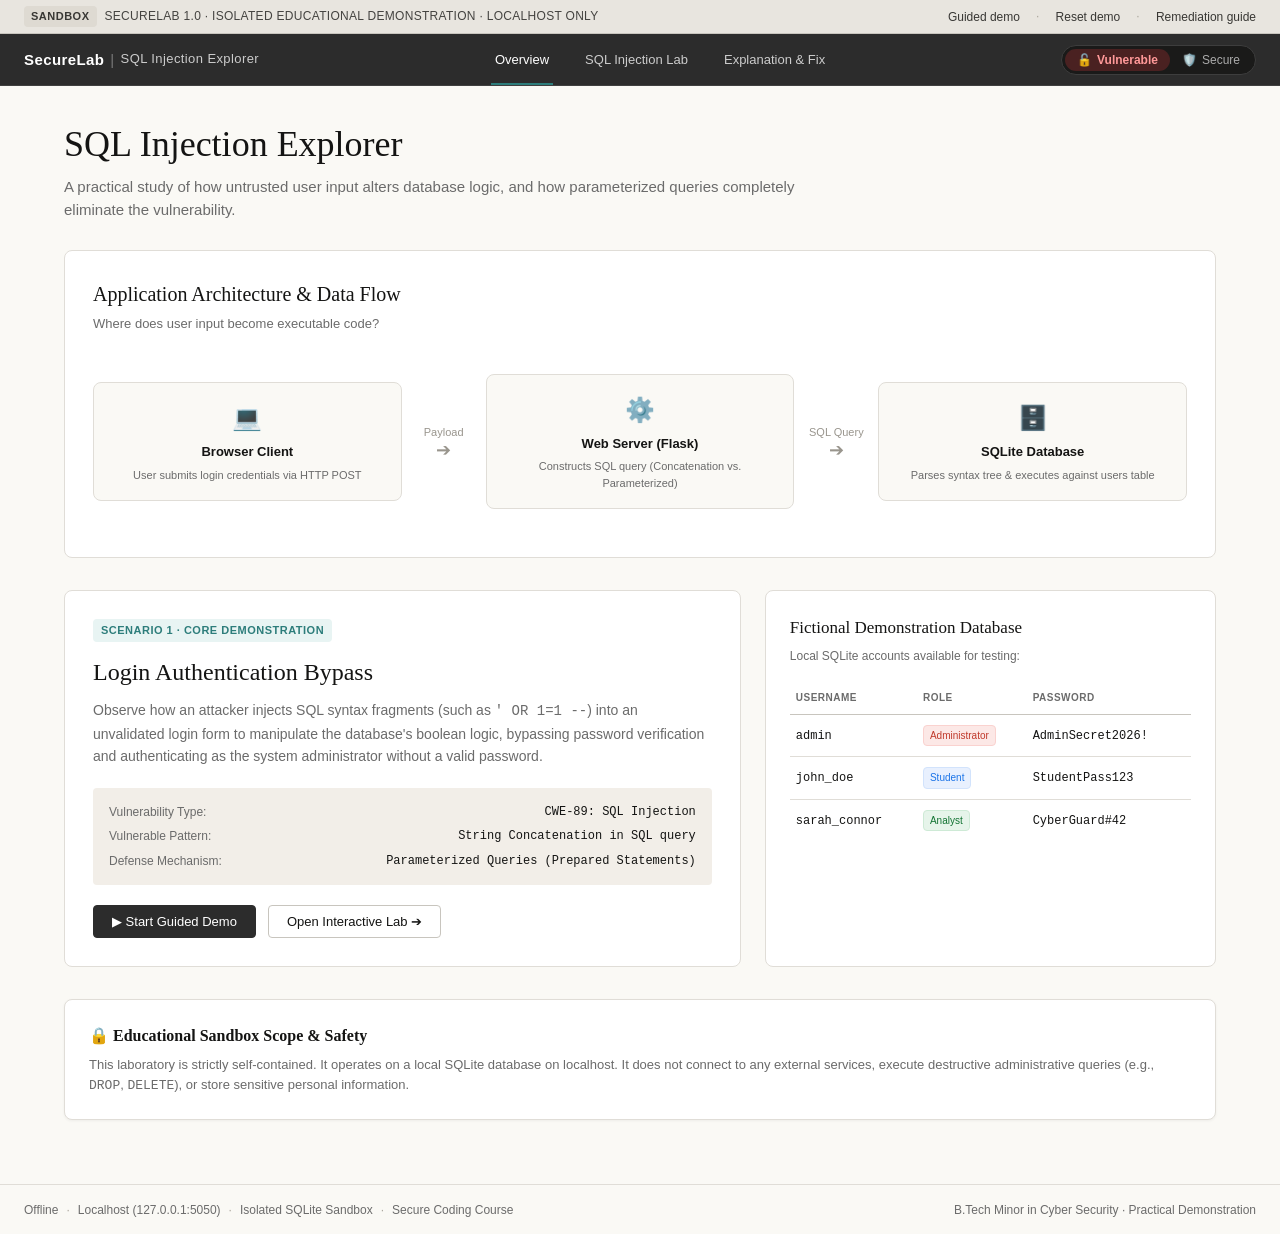
<file: SQL Injection/sql-injection-lab/final_output/index.html>
<!DOCTYPE html>
<html lang="en">
<head>
  <meta charset="UTF-8">
  <meta name="viewport" content="width=device-width, initial-scale=1.0">
  <title>SecureLab — SQL Injection Explorer</title>
  <meta name="description" content="A practical demonstration laboratory for learning SQL Injection vulnerabilities and parameterized query remediation.">
  <style>
/* ==========================================================================
   SecureLab — SQL Injection Explorer
   Design System & Component Styling
   Refined aesthetic matching reference application (warm off-white & serif)
   ========================================================================== */

:root {
  /* Core Color Palette */
  --bg-page: #faf9f5;
  --bg-card: #ffffff;
  --bg-banner: #e8e5df;
  --bg-header: #2c2c2c;
  --bg-code: #f5f3ef;
  --bg-subtle: #f2eee8;

  --text-primary: #141413;
  --text-secondary: #6b6b6b;
  --text-muted: #8c8c88;
  --text-on-dark: #f5f5f5;

  --border-light: #e0ddd7;
  --border-medium: #c8c5be;
  --border-dark: #404040;

  --accent-teal: #2d7d7b;
  --accent-teal-light: #e8f4f3;
  --accent-teal-dark: #1f5857;

  --status-danger: #c0392b;
  --status-danger-bg: #fdf2f2;
  --status-danger-border: #f5c6cb;

  --status-success: #27774e;
  --status-success-bg: #f0f8f4;
  --status-success-border: #c3e6cb;

  --status-amber: #b87333;
  --status-amber-bg: #fff8f0;

  /* Typography */
  --font-serif: "Georgia", "Times New Roman", "Baskerville", serif;
  --font-sans: "Inter", -apple-system, BlinkMacSystemFont, "Segoe UI", Roboto, Helvetica, Arial, sans-serif;
  --font-mono: "SF Mono", "JetBrains Mono", "Fira Code", Menlo, Monaco, Consolas, monospace;

  /* Elevation */
  --shadow-sm: 0 1px 3px rgba(0, 0, 0, 0.05);
  --shadow-md: 0 4px 12px rgba(0, 0, 0, 0.08);
  --shadow-lg: 0 12px 32px rgba(0, 0, 0, 0.12);
  --shadow-tour: 0 16px 40px rgba(0, 0, 0, 0.18);

  /* Radius */
  --radius-sm: 4px;
  --radius-md: 8px;
  --radius-lg: 12px;
  --radius-pill: 9999px;
}

/* Base Reset & Layout */
* {
  box-sizing: border-box;
  margin: 0;
  padding: 0;
}

body {
  background-color: var(--bg-page);
  color: var(--text-primary);
  font-family: var(--font-sans);
  font-size: 14px;
  line-height: 1.55;
  -webkit-font-smoothing: antialiased;
  -moz-osx-font-smoothing: grayscale;
  min-height: 100vh;
  display: flex;
  flex-direction: column;
}

/* --------------------------------------------------------------------------
   Top Banner (Prototype Status)
   -------------------------------------------------------------------------- */
.top-banner {
  background-color: var(--bg-banner);
  border-bottom: 1px solid var(--border-medium);
  font-size: 12px;
  color: #444340;
  padding: 6px 24px;
  display: flex;
  align-items: center;
  justify-content: space-between;
  letter-spacing: 0.3px;
  min-height: 32px;
}

.top-banner-left {
  display: flex;
  align-items: center;
  gap: 8px;
  font-weight: 500;
}

.badge-sandbox {
  display: inline-block;
  padding: 2px 7px;
  border-radius: var(--radius-sm);
  background-color: #dedad2;
  color: #383734;
  font-size: 11px;
  font-weight: 600;
  letter-spacing: 0.5px;
  text-transform: uppercase;
}

.top-banner-right {
  display: flex;
  align-items: center;
  gap: 16px;
}

.top-banner-link {
  color: #383734;
  text-decoration: none;
  font-weight: 500;
  cursor: pointer;
  background: none;
  border: none;
  font-size: 12px;
  font-family: inherit;
  transition: color 0.15s ease;
}

.top-banner-link:hover {
  color: var(--accent-teal);
  text-decoration: underline;
}

/* --------------------------------------------------------------------------
   Main Header Bar
   -------------------------------------------------------------------------- */
.site-header {
  background-color: var(--bg-header);
  color: var(--text-on-dark);
  padding: 0 24px;
  height: 52px;
  display: flex;
  align-items: center;
  justify-content: space-between;
  border-bottom: 1px solid var(--border-dark);
}

.brand-section {
  display: flex;
  align-items: center;
  gap: 10px;
}

.brand-title {
  font-size: 15px;
  font-weight: 700;
  letter-spacing: 0.4px;
  color: #ffffff;
  display: flex;
  align-items: center;
  gap: 6px;
}

.brand-divider {
  color: #777777;
  font-weight: 300;
}

.brand-subtitle {
  font-weight: 400;
  color: #cccccc;
  font-size: 13px;
}

/* Header Navigation Tabs */
.header-nav {
  display: flex;
  align-items: center;
  gap: 4px;
  height: 100%;
}

.nav-tab-btn {
  background: transparent;
  border: none;
  color: #cccccc;
  font-family: inherit;
  font-size: 13px;
  font-weight: 500;
  padding: 0 16px;
  height: 100%;
  cursor: pointer;
  display: flex;
  align-items: center;
  position: relative;
  transition: color 0.2s ease;
}

.nav-tab-btn:hover {
  color: #ffffff;
}

.nav-tab-btn.active {
  color: #ffffff;
}

.nav-tab-btn.active::after {
  content: "";
  position: absolute;
  bottom: 0;
  left: 12px;
  right: 12px;
  height: 2px;
  background-color: var(--accent-teal);
}

/* Header Mode Pill Toggle */
.header-mode-toggle {
  display: flex;
  align-items: center;
  background-color: #1a1a19;
  border-radius: var(--radius-pill);
  padding: 3px;
  border: 1px solid #3d3d3d;
}

.mode-pill-btn {
  background: transparent;
  border: none;
  color: #aaaaaa;
  font-family: inherit;
  font-size: 12px;
  font-weight: 500;
  padding: 4px 12px;
  border-radius: var(--radius-pill);
  cursor: pointer;
  transition: all 0.2s ease;
  display: flex;
  align-items: center;
  gap: 5px;
}

.mode-pill-btn:hover {
  color: #ffffff;
}

.mode-pill-btn.active-vulnerable {
  background-color: #4a2121;
  color: #ff9999;
  font-weight: 600;
}

.mode-pill-btn.active-secure {
  background-color: #1e3f35;
  color: #8be0b6;
  font-weight: 600;
}

/* --------------------------------------------------------------------------
   Page Container & Layout
   -------------------------------------------------------------------------- */
.main-wrapper {
  flex: 1;
  max-width: 1200px;
  width: 100%;
  margin: 0 auto;
  padding: 36px 24px 64px 24px;
}

.tab-pane {
  display: none;
}

.tab-pane.active {
  display: block;
  animation: fadeIn 0.25s ease-out;
}

@keyframes fadeIn {
  from { opacity: 0; transform: translateY(4px); }
  to { opacity: 1; transform: translateY(0); }
}

/* --------------------------------------------------------------------------
   Typography & Common Elements
   -------------------------------------------------------------------------- */
.page-title {
  font-family: var(--font-serif);
  font-size: 36px;
  font-weight: 400;
  color: var(--text-primary);
  line-height: 1.25;
  margin-bottom: 8px;
}

.page-subtitle {
  font-size: 15px;
  color: var(--text-secondary);
  margin-bottom: 28px;
  max-width: 760px;
}

.section-title {
  font-family: var(--font-serif);
  font-size: 22px;
  font-weight: 400;
  color: var(--text-primary);
  margin-bottom: 12px;
}

/* Common Card */
.card {
  background-color: var(--bg-card);
  border: 1px solid var(--border-light);
  border-radius: var(--radius-md);
  padding: 24px;
  box-shadow: var(--shadow-sm);
  margin-bottom: 24px;
}

/* Buttons */
.btn {
  font-family: inherit;
  font-size: 13px;
  font-weight: 500;
  padding: 8px 18px;
  border-radius: var(--radius-sm);
  cursor: pointer;
  display: inline-flex;
  align-items: center;
  justify-content: center;
  gap: 8px;
  transition: all 0.15s ease;
  text-decoration: none;
}

.btn-primary {
  background-color: var(--bg-header);
  color: #ffffff;
  border: 1px solid var(--bg-header);
}

.btn-primary:hover {
  background-color: #1a1a19;
  border-color: #1a1a19;
}

.btn-secondary {
  background-color: transparent;
  color: var(--text-primary);
  border: 1px solid var(--border-medium);
}

.btn-secondary:hover {
  background-color: var(--bg-subtle);
  border-color: #a8a49c;
}

.btn-accent {
  background-color: var(--accent-teal);
  color: #ffffff;
  border: 1px solid var(--accent-teal);
}

.btn-accent:hover {
  background-color: var(--accent-teal-dark);
}

.btn-danger {
  background-color: var(--status-danger);
  color: #ffffff;
  border: 1px solid var(--status-danger);
}

.btn-danger:hover {
  background-color: #a0281c;
}

.btn-sm {
  font-size: 12px;
  padding: 4px 10px;
}

/* --------------------------------------------------------------------------
   Overview Section
   -------------------------------------------------------------------------- */
.diagram-card {
  background: #ffffff;
  border: 1px solid var(--border-light);
  border-radius: var(--radius-md);
  padding: 28px;
  margin-bottom: 32px;
}

.diagram-header {
  margin-bottom: 20px;
}

.diagram-header h3 {
  font-family: var(--font-serif);
  font-size: 20px;
  font-weight: 400;
  margin-bottom: 4px;
}

.diagram-header p {
  color: var(--text-secondary);
  font-size: 13px;
}

.flow-diagram {
  display: flex;
  align-items: center;
  justify-content: space-between;
  gap: 12px;
  padding: 20px 0;
  overflow-x: auto;
}

.flow-node {
  flex: 1;
  min-width: 170px;
  background-color: #faf9f5;
  border: 1px solid var(--border-light);
  border-radius: var(--radius-md);
  padding: 16px;
  text-align: center;
  position: relative;
}

.flow-node-icon {
  font-size: 24px;
  margin-bottom: 6px;
}

.flow-node-title {
  font-weight: 600;
  font-size: 13px;
  margin-bottom: 4px;
}

.flow-node-desc {
  font-size: 11px;
  color: var(--text-secondary);
}

.flow-connector {
  display: flex;
  flex-direction: column;
  align-items: center;
  color: #99958d;
  font-size: 11px;
  min-width: 60px;
  text-align: center;
}

.flow-arrow {
  font-size: 18px;
  line-height: 1;
}

.overview-grid {
  display: grid;
  grid-template-columns: 1.5fr 1fr;
  gap: 24px;
  margin-bottom: 32px;
}

.scenario-card-featured {
  background-color: #ffffff;
  border: 1px solid var(--border-light);
  border-radius: var(--radius-md);
  padding: 28px;
  display: flex;
  flex-direction: column;
  justify-content: space-between;
}

.scenario-badge {
  display: inline-block;
  font-size: 11px;
  font-weight: 600;
  text-transform: uppercase;
  letter-spacing: 0.5px;
  color: var(--accent-teal);
  background-color: var(--accent-teal-light);
  padding: 3px 8px;
  border-radius: var(--radius-sm);
  margin-bottom: 12px;
  align-self: flex-start;
}

.scenario-title {
  font-family: var(--font-serif);
  font-size: 24px;
  margin-bottom: 8px;
  font-weight: 400;
}

.scenario-desc {
  color: var(--text-secondary);
  font-size: 14px;
  line-height: 1.6;
  margin-bottom: 20px;
}

.scenario-meta {
  background-color: var(--bg-subtle);
  border-radius: var(--radius-sm);
  padding: 12px 16px;
  margin-bottom: 20px;
  font-size: 12px;
}

.scenario-meta-row {
  display: flex;
  justify-content: space-between;
  padding: 3px 0;
}

.scenario-meta-row span:first-child {
  color: var(--text-secondary);
}

.scenario-meta-row span:last-child {
  font-family: var(--font-mono);
  font-weight: 500;
}

.scenario-actions {
  display: flex;
  gap: 12px;
}

.users-table-card {
  background-color: #ffffff;
  border: 1px solid var(--border-light);
  border-radius: var(--radius-md);
  padding: 24px;
}

.users-table-card h4 {
  font-family: var(--font-serif);
  font-size: 17px;
  font-weight: 400;
  margin-bottom: 6px;
}

.users-table-card p {
  color: var(--text-secondary);
  font-size: 12px;
  margin-bottom: 16px;
}

.demo-table {
  width: 100%;
  border-collapse: collapse;
  font-size: 12px;
}

.demo-table th {
  text-align: left;
  font-weight: 600;
  text-transform: uppercase;
  font-size: 10px;
  letter-spacing: 0.5px;
  color: var(--text-secondary);
  padding: 8px 6px;
  border-bottom: 1px solid var(--border-medium);
}

.demo-table td {
  padding: 10px 6px;
  border-bottom: 1px solid var(--border-light);
  vertical-align: middle;
}

.demo-table tr:last-child td {
  border-bottom: none;
}

.role-badge {
  display: inline-block;
  padding: 2px 6px;
  border-radius: var(--radius-sm);
  font-size: 10px;
  font-weight: 500;
}

.role-admin {
  background-color: #fce8e6;
  color: #c0392b;
  border: 1px solid #fad2cf;
}

.role-student {
  background-color: #e8f0fe;
  color: #1a73e8;
  border: 1px solid #d2e3fc;
}

.role-analyst {
  background-color: #e6f4ea;
  color: #137333;
  border: 1px solid #ceead6;
}

/* --------------------------------------------------------------------------
   SQL Injection Lab (Side-by-Side Vulnerable vs. Secure)
   -------------------------------------------------------------------------- */
.lab-header-row {
  display: flex;
  align-items: center;
  justify-content: space-between;
  margin-bottom: 24px;
}

.lab-view-tabs {
  display: flex;
  border: 1px solid var(--border-medium);
  border-radius: var(--radius-sm);
  background-color: var(--bg-card);
  overflow: hidden;
}

.lab-view-btn {
  background: transparent;
  border: none;
  font-family: inherit;
  font-size: 12px;
  font-weight: 500;
  padding: 6px 14px;
  cursor: pointer;
  transition: all 0.15s ease;
  color: var(--text-secondary);
}

.lab-view-btn.active {
  background-color: var(--bg-header);
  color: #ffffff;
}

/* Comparison Layout */
.comparison-grid {
  display: grid;
  grid-template-columns: 1fr 1fr;
  gap: 24px;
  margin-bottom: 32px;
}

.comparison-column {
  background-color: var(--bg-card);
  border: 1px solid var(--border-light);
  border-radius: var(--radius-md);
  padding: 24px;
  display: flex;
  flex-direction: column;
  transition: border-color 0.2s ease, box-shadow 0.2s ease;
}

.column-vulnerable {
  border-top: 4px solid var(--status-danger);
}

.column-secure {
  border-top: 4px solid var(--status-success);
}

.column-header {
  display: flex;
  align-items: center;
  justify-content: space-between;
  margin-bottom: 16px;
  padding-bottom: 12px;
  border-bottom: 1px solid var(--border-light);
}

.column-title {
  font-family: var(--font-serif);
  font-size: 19px;
  font-weight: 400;
  display: flex;
  align-items: center;
  gap: 8px;
}

.method-tag {
  font-size: 11px;
  font-weight: 600;
  text-transform: uppercase;
  letter-spacing: 0.5px;
  padding: 3px 8px;
  border-radius: var(--radius-sm);
}

.tag-vulnerable {
  background-color: var(--status-danger-bg);
  color: var(--status-danger);
  border: 1px solid var(--status-danger-border);
}

.tag-secure {
  background-color: var(--status-success-bg);
  color: var(--status-success);
  border: 1px solid var(--status-success-border);
}

/* Code Preview Snippet in Column */
.code-preview-box {
  background-color: var(--bg-code);
  border: 1px solid var(--border-light);
  border-radius: var(--radius-sm);
  padding: 12px 14px;
  font-family: var(--font-mono);
  font-size: 11.5px;
  line-height: 1.5;
  color: #2b2b29;
  margin-bottom: 20px;
  overflow-x: auto;
}

.code-keyword { color: #8e24aa; font-weight: 600; }
.code-str { color: #2e7d32; }
.code-unsafe { background-color: #ffd8d8; color: #b71c1c; font-weight: 600; padding: 1px 3px; border-radius: 2px; }
.code-safe { background-color: #d1f2e2; color: #0d5334; font-weight: 600; padding: 1px 3px; border-radius: 2px; }

/* Interactive Form */
.lab-form {
  margin-bottom: 20px;
}

.form-group {
  margin-bottom: 14px;
}

.form-label {
  display: block;
  font-size: 12px;
  font-weight: 600;
  text-transform: uppercase;
  letter-spacing: 0.4px;
  color: var(--text-secondary);
  margin-bottom: 5px;
}

.form-input {
  width: 100%;
  padding: 8px 12px;
  font-family: var(--font-sans);
  font-size: 13px;
  border: 1px solid var(--border-medium);
  border-radius: var(--radius-sm);
  background-color: #ffffff;
  color: var(--text-primary);
  transition: border-color 0.15s ease, box-shadow 0.15s ease;
}

.form-input:focus {
  outline: none;
  border-color: var(--accent-teal);
  box-shadow: 0 0 0 2px rgba(45, 125, 123, 0.15);
}

.form-input.font-mono {
  font-family: var(--font-mono);
  font-size: 12.5px;
}

/* Payload Quick-Inject Buttons */
.payload-helpers {
  margin-bottom: 16px;
}

.payload-helpers-label {
  font-size: 11px;
  color: var(--text-secondary);
  margin-bottom: 6px;
  display: block;
}

.payload-pill-group {
  display: flex;
  flex-wrap: wrap;
  gap: 6px;
}

.payload-pill {
  background-color: #f4f2ed;
  border: 1px solid #dcd7ce;
  border-radius: var(--radius-pill);
  padding: 3px 10px;
  font-size: 11px;
  font-family: var(--font-mono);
  color: #3d3b36;
  cursor: pointer;
  transition: all 0.15s ease;
}

.payload-pill:hover {
  background-color: #eae5da;
  border-color: #c7c1b5;
}

.payload-pill.pill-danger:hover {
  background-color: var(--status-danger-bg);
  border-color: var(--status-danger-border);
  color: var(--status-danger);
}

/* Result Box */
.result-box {
  background-color: #faf9f5;
  border: 1px solid var(--border-light);
  border-radius: var(--radius-sm);
  padding: 16px;
  margin-top: auto;
  font-size: 12.5px;
}

.result-placeholder {
  color: var(--text-muted);
  text-align: center;
  padding: 18px 0;
  font-style: italic;
}

.result-outcome-header {
  display: flex;
  align-items: center;
  gap: 8px;
  font-weight: 600;
  font-size: 13px;
  margin-bottom: 8px;
}

.outcome-bypassed {
  color: var(--status-danger);
}

.outcome-rejected {
  color: var(--status-success);
}

.user-identity-card {
  background-color: #ffffff;
  border: 1px solid var(--border-light);
  border-radius: var(--radius-sm);
  padding: 10px 14px;
  margin-top: 10px;
  font-size: 12px;
}

.user-identity-row {
  display: flex;
  justify-content: space-between;
  margin-bottom: 3px;
}

.user-identity-row:last-child {
  margin-bottom: 0;
}

.user-identity-row span:first-child {
  color: var(--text-secondary);
}

/* --------------------------------------------------------------------------
   Live SQL Inspector Panel
   -------------------------------------------------------------------------- */
.inspector-panel {
  background-color: var(--bg-card);
  border: 1px solid var(--border-light);
  border-radius: var(--radius-md);
  padding: 24px;
  box-shadow: var(--shadow-sm);
  margin-bottom: 32px;
}

.inspector-header {
  display: flex;
  align-items: center;
  justify-content: space-between;
  margin-bottom: 16px;
  padding-bottom: 12px;
  border-bottom: 1px solid var(--border-light);
}

.inspector-title {
  font-family: var(--font-serif);
  font-size: 20px;
  font-weight: 400;
  display: flex;
  align-items: center;
  gap: 8px;
}

.inspector-badge {
  font-size: 11px;
  font-weight: 600;
  letter-spacing: 0.5px;
  text-transform: uppercase;
  padding: 2px 8px;
  border-radius: var(--radius-sm);
  background-color: #e9ecef;
  color: #495057;
}

.inspector-grid {
  display: grid;
  grid-template-columns: 1fr 1fr;
  gap: 20px;
}

.inspector-section h5 {
  font-size: 12px;
  font-weight: 600;
  text-transform: uppercase;
  letter-spacing: 0.5px;
  color: var(--text-secondary);
  margin-bottom: 8px;
  display: flex;
  align-items: center;
  gap: 6px;
}

.query-display-card {
  background-color: #1f1f1e;
  color: #f1f1ee;
  border-radius: var(--radius-sm);
  padding: 14px;
  font-family: var(--font-mono);
  font-size: 12px;
  line-height: 1.6;
  min-height: 90px;
  word-break: break-all;
  white-space: pre-wrap;
  position: relative;
}

.query-token-keyword { color: #d78ce0; font-weight: 600; }
.query-token-injected { background-color: #7d1c1c; color: #ffbcbc; padding: 1px 4px; border-radius: 2px; font-weight: 600; }
.query-token-param { background-color: #134e4a; color: #a7f3d0; padding: 1px 4px; border-radius: 2px; font-weight: 600; }
.query-token-comment { color: #8a8880; font-style: italic; }

.param-values-list {
  margin-top: 10px;
  font-size: 12px;
  color: var(--text-secondary);
}

.inspector-explanation-box {
  background-color: var(--bg-subtle);
  border-left: 3px solid var(--accent-teal);
  padding: 12px 16px;
  border-radius: 0 var(--radius-sm) var(--radius-sm) 0;
  margin-top: 18px;
  font-size: 13px;
  color: #3b3935;
  line-height: 1.5;
}

/* --------------------------------------------------------------------------
   Explanation & Remediation Tab
   -------------------------------------------------------------------------- */
.expl-hero {
  margin-bottom: 32px;
}

.expl-grid {
  display: grid;
  grid-template-columns: 1fr 1fr;
  gap: 24px;
  margin-bottom: 32px;
}

.expl-card {
  background-color: var(--bg-card);
  border: 1px solid var(--border-light);
  border-radius: var(--radius-md);
  padding: 24px;
}

.expl-card-title {
  font-family: var(--font-serif);
  font-size: 20px;
  margin-bottom: 12px;
  font-weight: 400;
  display: flex;
  align-items: center;
  gap: 8px;
}

.expl-card p {
  color: #3d3b36;
  margin-bottom: 14px;
  font-size: 13.5px;
  line-height: 1.6;
}

.expl-card ul {
  padding-left: 20px;
  color: #3d3b36;
  font-size: 13px;
  line-height: 1.6;
  margin-bottom: 14px;
}

.expl-card li {
  margin-bottom: 6px;
}

.rule-banner {
  background-color: #faf6ea;
  border: 1px solid #ebd9a9;
  border-radius: var(--radius-md);
  padding: 20px 24px;
  margin-bottom: 32px;
  display: flex;
  gap: 16px;
  align-items: flex-start;
}

.rule-banner-icon {
  font-size: 24px;
  line-height: 1;
}

.rule-banner-content h4 {
  font-family: var(--font-serif);
  font-size: 18px;
  font-weight: 400;
  color: #5c4308;
  margin-bottom: 4px;
}

.rule-banner-content p {
  color: #634f19;
  font-size: 13.5px;
  line-height: 1.5;
}

/* --------------------------------------------------------------------------
   Guided Demo Floating Card & Spotlight
   -------------------------------------------------------------------------- */
.demo-backdrop {
  position: fixed;
  inset: 0;
  background-color: rgba(20, 20, 19, 0.45);
  z-index: 900;
  opacity: 0;
  pointer-events: none;
  transition: opacity 0.25s ease;
}

.demo-backdrop.active {
  opacity: 1;
  pointer-events: auto;
}

.guided-demo-card {
  position: fixed;
  bottom: 28px;
  right: 28px;
  width: 410px;
  max-width: calc(100vw - 40px);
  background-color: #ffffff;
  border: 1px solid var(--border-medium);
  border-radius: 10px;
  padding: 24px;
  box-shadow: var(--shadow-tour);
  z-index: 1000;
  display: none;
  animation: slideUp 0.3s cubic-bezier(0.16, 1, 0.3, 1);
}

.guided-demo-card.active {
  display: block;
}

@keyframes slideUp {
  from { opacity: 0; transform: translateY(16px); }
  to { opacity: 1; transform: translateY(0); }
}

.tour-step-counter {
  font-size: 11px;
  font-weight: 600;
  letter-spacing: 1px;
  text-transform: uppercase;
  color: var(--accent-teal);
  margin-bottom: 8px;
}

.tour-step-title {
  font-family: var(--font-serif);
  font-size: 20px;
  font-weight: 400;
  color: var(--text-primary);
  margin-bottom: 10px;
  line-height: 1.3;
}

.tour-step-body {
  font-size: 13.5px;
  color: #42403c;
  line-height: 1.55;
  margin-bottom: 20px;
}

.tour-step-body p {
  margin-bottom: 8px;
}

.tour-step-body p:last-child {
  margin-bottom: 0;
}

.tour-hint-box {
  background-color: var(--bg-subtle);
  border-left: 3px solid var(--accent-teal);
  padding: 8px 12px;
  border-radius: 0 var(--radius-sm) var(--radius-sm) 0;
  font-size: 12px;
  color: #3b3935;
  margin-top: 10px;
}

.tour-actions {
  display: flex;
  align-items: center;
  justify-content: space-between;
  padding-top: 12px;
  border-top: 1px solid var(--border-light);
}

.tour-actions-left {
  display: flex;
  gap: 8px;
}

.tour-btn-exit {
  background: none;
  border: none;
  color: var(--accent-teal);
  font-family: inherit;
  font-size: 13px;
  font-weight: 500;
  cursor: pointer;
  padding: 6px 4px;
}

.tour-btn-exit:hover {
  text-decoration: underline;
}

/* Spotlight Highlight Class */
.tour-highlight {
  position: relative !important;
  z-index: 950 !important;
  box-shadow: 0 0 0 4px var(--accent-teal), 0 8px 30px rgba(0, 0, 0, 0.25) !important;
  border-radius: var(--radius-md) !important;
  transition: all 0.25s ease !important;
  background-color: #ffffff !important;
}

/* --------------------------------------------------------------------------
   Footer Bar
   -------------------------------------------------------------------------- */
.site-footer {
  background-color: var(--bg-page);
  border-top: 1px solid var(--border-light);
  padding: 16px 24px;
  font-size: 12px;
  color: var(--text-secondary);
  display: flex;
  align-items: center;
  justify-content: space-between;
  margin-top: auto;
}

.footer-left {
  display: flex;
  align-items: center;
  gap: 8px;
}

.footer-bullet {
  color: #aba69d;
}

/* --------------------------------------------------------------------------
   Responsive Design
   -------------------------------------------------------------------------- */
@media (max-width: 900px) {
  .overview-grid,
  .comparison-grid,
  .inspector-grid,
  .expl-grid {
    grid-template-columns: 1fr;
  }

  .site-header {
    height: auto;
    padding: 10px 16px;
    flex-wrap: wrap;
    gap: 12px;
  }

  .header-nav {
    order: 3;
    width: 100%;
    justify-content: flex-start;
    overflow-x: auto;
    border-top: 1px solid #3d3d3d;
    padding-top: 6px;
  }

  .guided-demo-card {
    right: 16px;
    bottom: 16px;
    width: calc(100vw - 32px);
  }
}

  </style>
</head>
<body>

  <!-- ========================================================================
       Top Banner: Prototype & Sandbox Status
       ======================================================================== -->
  <aside class="top-banner" aria-label="Environment Status Banner">
    <div class="top-banner-left">
      <span class="badge-sandbox">Sandbox</span>
      <span>SECURELAB 1.0 · ISOLATED EDUCATIONAL DEMONSTRATION · LOCALHOST ONLY</span>
    </div>
    <div class="top-banner-right">
      <button type="button" class="top-banner-link" id="banner-start-demo-btn">Guided demo</button>
      <span class="footer-bullet">·</span>
      <button type="button" class="top-banner-link" id="banner-reset-demo-btn">Reset demo</button>
      <span class="footer-bullet">·</span>
      <button type="button" class="top-banner-link" id="banner-remediation-btn">Remediation guide</button>
    </div>
  </aside>

  <!-- ========================================================================
       Site Header
       ======================================================================== -->
  <header class="site-header">
    <div class="brand-section">
      <div class="brand-title">
        <span>SecureLab</span>
        <span class="brand-divider">|</span>
        <span class="brand-subtitle">SQL Injection Explorer</span>
      </div>
    </div>

    <!-- Center Navigation Tabs -->
    <nav class="header-nav" aria-label="Main Navigation">
      <button type="button" class="nav-tab-btn active" data-tab="overview" id="nav-tab-overview">Overview</button>
      <button type="button" class="nav-tab-btn" data-tab="lab" id="nav-tab-lab">SQL Injection Lab</button>
      <button type="button" class="nav-tab-btn" data-tab="explanation" id="nav-tab-explanation">Explanation &amp; Fix</button>
    </nav>

    <!-- Mode Toggle Pill -->
    <div class="header-mode-toggle" id="header-mode-toggle" title="Switch Demonstration Mode">
      <button type="button" class="mode-pill-btn active-vulnerable" id="pill-vulnerable" data-mode="vulnerable">
        <span>🔓</span> Vulnerable
      </button>
      <button type="button" class="mode-pill-btn" id="pill-secure" data-mode="secure">
        <span>🛡️</span> Secure
      </button>
    </div>
  </header>

  <!-- ========================================================================
       Main Content Wrapper
       ======================================================================== -->
  <main class="main-wrapper">

    <!-- ----------------------------------------------------------------------
         TAB 1: Overview
         ---------------------------------------------------------------------- -->
    <section class="tab-pane active" id="pane-overview">
      <h1 class="page-title">SQL Injection Explorer</h1>
      <p class="page-subtitle">
        A practical study of how untrusted user input alters database logic, and how parameterized queries completely eliminate the vulnerability.
      </p>

      <!-- Flow Architecture Diagram -->
      <div class="diagram-card">
        <div class="diagram-header">
          <h3>Application Architecture &amp; Data Flow</h3>
          <p>Where does user input become executable code?</p>
        </div>
        <div class="flow-diagram">
          <div class="flow-node">
            <div class="flow-node-icon">💻</div>
            <div class="flow-node-title">Browser Client</div>
            <div class="flow-node-desc">User submits login credentials via HTTP POST</div>
          </div>
          <div class="flow-connector">
            <span>Payload</span>
            <span class="flow-arrow">➔</span>
          </div>
          <div class="flow-node">
            <div class="flow-node-icon">⚙️</div>
            <div class="flow-node-title">Web Server (Flask)</div>
            <div class="flow-node-desc">Constructs SQL query (Concatenation vs. Parameterized)</div>
          </div>
          <div class="flow-connector">
            <span>SQL Query</span>
            <span class="flow-arrow">➔</span>
          </div>
          <div class="flow-node">
            <div class="flow-node-icon">🗄️</div>
            <div class="flow-node-title">SQLite Database</div>
            <div class="flow-node-desc">Parses syntax tree &amp; executes against users table</div>
          </div>
        </div>
      </div>

      <!-- Overview Grid: Scenario Card & Test Accounts -->
      <div class="overview-grid">
        <div class="scenario-card-featured">
          <div>
            <span class="scenario-badge">Scenario 1 · Core Demonstration</span>
            <h2 class="scenario-title">Login Authentication Bypass</h2>
            <p class="scenario-desc">
              Observe how an attacker injects SQL syntax fragments (such as <code>' OR 1=1 --</code>) into an unvalidated login form to manipulate the database's boolean logic, bypassing password verification and authenticating as the system administrator without a valid password.
            </p>
            <div class="scenario-meta">
              <div class="scenario-meta-row">
                <span>Vulnerability Type:</span>
                <span>CWE-89: SQL Injection</span>
              </div>
              <div class="scenario-meta-row">
                <span>Vulnerable Pattern:</span>
                <span>String Concatenation in SQL query</span>
              </div>
              <div class="scenario-meta-row">
                <span>Defense Mechanism:</span>
                <span>Parameterized Queries (Prepared Statements)</span>
              </div>
            </div>
          </div>
          <div class="scenario-actions">
            <button type="button" class="btn btn-primary" id="btn-start-guided-tour">
              ▶ Start Guided Demo
            </button>
            <button type="button" class="btn btn-secondary" id="btn-goto-lab">
              Open Interactive Lab ➔
            </button>
          </div>
        </div>

        <!-- Demonstration Database Users Table -->
        <div class="users-table-card">
          <h4>Fictional Demonstration Database</h4>
          <p>Local SQLite accounts available for testing:</p>
          <table class="demo-table">
            <thead>
              <tr>
                <th>Username</th>
                <th>Role</th>
                <th>Password</th>
              </tr>
            </thead>
            <tbody>
              <tr>
                <td><code>admin</code></td>
                <td><span class="role-badge role-admin">Administrator</span></td>
                <td><code>AdminSecret2026!</code></td>
              </tr>
              <tr>
                <td><code>john_doe</code></td>
                <td><span class="role-badge role-student">Student</span></td>
                <td><code>StudentPass123</code></td>
              </tr>
              <tr>
                <td><code>sarah_connor</code></td>
                <td><span class="role-badge role-analyst">Analyst</span></td>
                <td><code>CyberGuard#42</code></td>
              </tr>
            </tbody>
          </table>
        </div>
      </div>

      <!-- Safe Environment Notice -->
      <div class="card" style="margin-bottom: 0;">
        <h4 style="font-family: var(--font-serif); font-size: 16px; margin-bottom: 6px;">🔒 Educational Sandbox Scope &amp; Safety</h4>
        <p style="color: var(--text-secondary); font-size: 13px; line-height: 1.5;">
          This laboratory is strictly self-contained. It operates on a local SQLite database on localhost. It does not connect to any external services, execute destructive administrative queries (e.g., <code>DROP</code>, <code>DELETE</code>), or store sensitive personal information.
        </p>
      </div>
    </section>

    <!-- ----------------------------------------------------------------------
         TAB 2: SQL Injection Lab
         ---------------------------------------------------------------------- -->
    <section class="tab-pane" id="pane-lab">
      <div class="lab-header-row">
        <div>
          <h1 class="page-title">Authentication Bypass Laboratory</h1>
          <p class="page-subtitle" style="margin-bottom: 0;">
            Compare vulnerable and secure authentication handling under identical inputs.
          </p>
        </div>
        <div class="lab-view-tabs">
          <button type="button" class="lab-view-btn active" data-view="both" id="view-both-btn">Side-by-Side</button>
          <button type="button" class="lab-view-btn" data-view="vulnerable" id="view-vuln-btn">Vulnerable Only</button>
          <button type="button" class="lab-view-btn" data-view="secure" id="view-sec-btn">Secure Only</button>
        </div>
      </div>

      <!-- Side-by-Side Comparison Grid -->
      <div class="comparison-grid" id="lab-comparison-grid">

        <!-- Column 1: Vulnerable Implementation -->
        <div class="comparison-column column-vulnerable" id="col-vulnerable">
          <div class="column-header">
            <h3 class="column-title">
              <span>🔓</span> Vulnerable Portal
            </h3>
            <span class="method-tag tag-vulnerable">String Concatenation</span>
          </div>

          <!-- Code Preview -->
          <div class="code-preview-box">
            <span class="code-keyword">query</span> = <span class="code-str">"SELECT * FROM users WHERE username = '"</span> + <span class="code-unsafe">username</span> + <span class="code-str">"' AND password = '"</span> + <span class="code-unsafe">password</span> + <span class="code-str">"'"</span>
          </div>

          <!-- Interactive Form -->
          <form class="lab-form" id="form-vulnerable" onsubmit="return false;">
            <!-- Quick Payloads -->
            <div class="payload-helpers">
              <span class="payload-helpers-label">Quick Test Inputs:</span>
              <div class="payload-pill-group">
                <button type="button" class="payload-pill" data-target="vuln" data-u="john_doe" data-p="StudentPass123">
                  Normal: john_doe
                </button>
                <button type="button" class="payload-pill pill-danger" data-target="vuln" data-u="' OR 1=1 --" data-p="">
                  Attack: ' OR 1=1 --
                </button>
                <button type="button" class="payload-pill pill-danger" data-target="vuln" data-u="admin' --" data-p="">
                  Attack: admin' --
                </button>
                <button type="button" class="payload-pill" data-target="vuln" data-u="'" data-p="">
                  Syntax Break: '
                </button>
              </div>
            </div>

            <div class="form-group">
              <label for="vuln-username" class="form-label">Username Input</label>
              <input type="text" id="vuln-username" class="form-input font-mono" placeholder="e.g. john_doe or ' OR 1=1 --" autocomplete="off" spellcheck="false">
            </div>

            <div class="form-group">
              <label for="vuln-password" class="form-label">Password Input</label>
              <input type="password" id="vuln-password" class="form-input" placeholder="e.g. StudentPass123" autocomplete="off">
            </div>

            <button type="button" class="btn btn-danger" id="btn-run-vulnerable" style="width: 100%;">
              Run Vulnerable Query
            </button>
          </form>

          <!-- Result Box -->
          <div class="result-box" id="result-vulnerable">
            <div class="result-placeholder">
              Awaiting query execution. Enter credentials or select a test input above.
            </div>
          </div>
        </div>

        <!-- Column 2: Secure Implementation -->
        <div class="comparison-column column-secure" id="col-secure">
          <div class="column-header">
            <h3 class="column-title">
              <span>🛡️</span> Secure Portal
            </h3>
            <span class="method-tag tag-secure">Parameterized Query</span>
          </div>

          <!-- Code Preview -->
          <div class="code-preview-box">
            <span class="code-keyword">query</span> = <span class="code-str">"SELECT * FROM users WHERE username = ? AND password = ?"</span><br>
            <span class="code-keyword">params</span> = (<span class="code-safe">username</span>, <span class="code-safe">password</span>)
          </div>

          <!-- Interactive Form -->
          <form class="lab-form" id="form-secure" onsubmit="return false;">
            <!-- Quick Payloads -->
            <div class="payload-helpers">
              <span class="payload-helpers-label">Quick Test Inputs:</span>
              <div class="payload-pill-group">
                <button type="button" class="payload-pill" data-target="sec" data-u="john_doe" data-p="StudentPass123">
                  Normal: john_doe
                </button>
                <button type="button" class="payload-pill" data-target="sec" data-u="' OR 1=1 --" data-p="">
                  Attack: ' OR 1=1 --
                </button>
                <button type="button" class="payload-pill" data-target="sec" data-u="admin' --" data-p="">
                  Attack: admin' --
                </button>
              </div>
            </div>

            <div class="form-group">
              <label for="sec-username" class="form-label">Username Input</label>
              <input type="text" id="sec-username" class="form-input font-mono" placeholder="e.g. john_doe or ' OR 1=1 --" autocomplete="off" spellcheck="false">
            </div>

            <div class="form-group">
              <label for="sec-password" class="form-label">Password Input</label>
              <input type="password" id="sec-password" class="form-input" placeholder="e.g. StudentPass123" autocomplete="off">
            </div>

            <button type="button" class="btn btn-accent" id="btn-run-secure" style="width: 100%;">
              Run Secure Query
            </button>
          </form>

          <!-- Result Box -->
          <div class="result-box" id="result-secure">
            <div class="result-placeholder">
              Awaiting query execution. Enter credentials or select a test input above.
            </div>
          </div>
        </div>

      </div>

      <!-- Live SQL Inspector Panel -->
      <div class="inspector-panel" id="panel-sql-inspector">
        <div class="inspector-header">
          <div class="inspector-title">
            <span>🔍</span> Live SQL Inspector
          </div>
          <span class="inspector-badge">Real-Time Database Query Engine</span>
        </div>

        <div class="inspector-grid">
          <!-- Vulnerable Query Inspection -->
          <div class="inspector-section">
            <h5>Constructed SQL String (Vulnerable)</h5>
            <div class="query-display-card" id="inspector-vuln-query">SELECT id, username, full_name, role, email
FROM users
WHERE username = '' AND password = ''</div>
            <div class="param-values-list" id="inspector-vuln-tokens">
              <strong>Evaluation:</strong> Waiting for execution...
            </div>
          </div>

          <!-- Secure Query Inspection -->
          <div class="inspector-section">
            <h5>Parameterized Query Template &amp; Bound Values (Secure)</h5>
            <div class="query-display-card" id="inspector-sec-query">SELECT id, username, full_name, role, email
FROM users
WHERE username = ? AND password = ?</div>
            <div class="param-values-list" id="inspector-sec-params">
              <strong>Bound Parameters:</strong> (username = '', password = '')
            </div>
          </div>
        </div>

        <!-- Contextual Educational Note -->
        <div class="inspector-explanation-box" id="inspector-explanation">
          <strong>Key Insight:</strong> In the vulnerable implementation, the database compiler treats whatever string you type as direct SQL instructions. In the secure implementation, the database first compiles the query template, and then treats your input strictly as literal string values that cannot change query logic.
        </div>
      </div>
    </section>

    <!-- ----------------------------------------------------------------------
         TAB 3: Explanation & Fix
         ---------------------------------------------------------------------- -->
    <section class="tab-pane" id="pane-explanation">
      <div class="expl-hero">
        <h1 class="page-title">Understanding SQL Injection &amp; The Secure Coding Fix</h1>
        <p class="page-subtitle">
          How query structure and untrusted data become dangerously intertwined, and the mathematical remedy of parameterized queries.
        </p>
      </div>

      <!-- Golden Rule Banner -->
      <div class="rule-banner">
        <div class="rule-banner-icon">🛡️</div>
        <div class="rule-banner-content">
          <h4>Golden Rule of Secure Coding: Separation of Code and Data</h4>
          <p>
            Never concatenate or interpolate user input directly into SQL statement strings. Always compile the query structure first using the database driver, and pass untrusted user input as bound parameters.
          </p>
        </div>
      </div>

      <!-- Detailed Breakdown Grid -->
      <div class="expl-grid">
        <div class="expl-card">
          <h3 class="expl-card-title"><span>⚠️</span> Anatomy of the Login Bypass Attack</h3>
          <p>
            When a developer uses string concatenation like <code>query = "SELECT * FROM users WHERE username = '" + username + "'"</code>, the database grammar treats quotation marks inside <code>username</code> as structural delimiters rather than data characters.
          </p>
          <ul>
            <li><strong>The Single Quote (<code>'</code>):</strong> Prematurely closes the developer's opening quote literal for the username field.</li>
            <li><strong>The Logical OR (<code>OR 1=1</code>):</strong> Injects an expression that is mathematically always TRUE (a tautology). In boolean logic, <code>FALSE OR TRUE</code> evaluates to <code>TRUE</code>.</li>
            <li><strong>The SQL Comment (<code>--</code>):</strong> Tells the SQLite engine that all text following the double dash is a comment. This completely neutralizes the <code>AND password = '...'</code> clause!</li>
            <li><strong>The Result:</strong> The database returns all records matching <code>1=1</code> (every row in the table). <code>cursor.fetchone()</code> selects the first row, granting instant administrative access.</li>
          </ul>
        </div>

        <div class="expl-card">
          <h3 class="expl-card-title"><span>🛡️</span> Why Parameterized Queries Are Immune</h3>
          <p>
            Parameterized queries (also called prepared statements) decouple the query structure from the user-provided data:
          </p>
          <ul>
            <li><strong>Pre-compilation:</strong> The database engine parses, optimizes, and compiles the SQL syntax tree with placeholders (<code>?</code>) before receiving any parameter values.</li>
            <li><strong>Strict Data Typing:</strong> Bound parameters are passed separately through the database driver protocol as raw literal values.</li>
            <li><strong>Character Neutralization:</strong> If a user enters <code>' OR 1=1 --</code>, the database looks for a record whose username column literally equals the 11-character string <code>' OR 1=1 --</code>.</li>
            <li><strong>Zero Parsing Ambiguity:</strong> Quotes are not delimiters, <code>OR</code> is not an operator, and <code>--</code> is not a comment marker. The injection cannot execute.</li>
          </ul>
        </div>
      </div>

      <!-- Code Comparison Section -->
      <div class="card">
        <h3 class="section-title">Implementation Code Comparison (Python SQLite)</h3>
        <div style="display: grid; grid-template-columns: 1fr 1fr; gap: 20px; margin-top: 14px;">
          <div>
            <span class="method-tag tag-vulnerable" style="display: inline-block; margin-bottom: 8px;">❌ Vulnerable Code</span>
            <div class="code-preview-box" style="margin-bottom: 0;">
<span class="code-keyword">def</span> authenticate(username, password):
    <span class="code-keyword">conn</span> = sqlite3.connect(<span class="code-str">"db.sqlite"</span>)
    <span class="code-keyword">cursor</span> = conn.cursor()
    
    <span class="code-comment"># Flawed string concatenation:</span>
    <span class="code-keyword">query</span> = (
        <span class="code-str">"SELECT * FROM users "</span>
        <span class="code-str">f"WHERE username = '{<span class="code-unsafe">username</span>}' "</span>
        <span class="code-str">f"AND password = '{<span class="code-unsafe">password</span>}'"</span>
    )
    cursor.execute(query)
    <span class="code-keyword">return</span> cursor.fetchone()</div>
          </div>

          <div>
            <span class="method-tag tag-secure" style="display: inline-block; margin-bottom: 8px;">✅ Secure Code (Remediation)</span>
            <div class="code-preview-box" style="margin-bottom: 0;">
<span class="code-keyword">def</span> authenticate(username, password):
    <span class="code-keyword">conn</span> = sqlite3.connect(<span class="code-str">"db.sqlite"</span>)
    <span class="code-keyword">cursor</span> = conn.cursor()
    
    <span class="code-comment"># Parameterized query with placeholders:</span>
    <span class="code-keyword">query</span> = (
        <span class="code-str">"SELECT * FROM users "</span>
        <span class="code-str">"WHERE username = ? AND password = ?"</span>
    )
    cursor.execute(query, (<span class="code-safe">username</span>, <span class="code-safe">password</span>))
    <span class="code-keyword">return</span> cursor.fetchone()</div>
          </div>
        </div>
      </div>
    </section>

  </main>

  <!-- ========================================================================
       Floating Guided Demo Card & Spotlight Backdrop
       ======================================================================== -->
  <div class="demo-backdrop" id="demo-backdrop"></div>

  <div class="guided-demo-card" id="guided-demo-card" role="dialog" aria-modal="true" aria-labelledby="tour-step-title">
    <div class="tour-step-counter" id="tour-step-counter">STEP 1 OF 6</div>
    <h2 class="tour-step-title" id="tour-step-title">Welcome to the Login Bypass Lab</h2>
    <div class="tour-step-body" id="tour-step-body">
      <p>
        In this guided demonstration, you will learn how an unvalidated login form can be tricked into authenticating you without a valid password, and how parameterized queries prevent this attack.
      </p>
      <div class="tour-hint-box" id="tour-hint-box">
        Click <strong>Next</strong> to begin by testing legitimate student credentials.
      </div>
    </div>
    <div class="tour-actions">
      <div class="tour-actions-left">
        <button type="button" class="btn btn-secondary btn-sm" id="tour-btn-back">Back</button>
        <button type="button" class="btn btn-primary btn-sm" id="tour-btn-next">Next ➔</button>
      </div>
      <button type="button" class="tour-btn-exit" id="tour-btn-exit">Exit Demo</button>
    </div>
  </div>

  <!-- ========================================================================
       Site Footer
       ======================================================================== -->
  <footer class="site-footer">
    <div class="footer-left">
      <span>Offline</span>
      <span class="footer-bullet">·</span>
      <span>Localhost (127.0.0.1:5050)</span>
      <span class="footer-bullet">·</span>
      <span>Isolated SQLite Sandbox</span>
      <span class="footer-bullet">·</span>
      <span>Secure Coding Course</span>
    </div>
    <div>
      <span>B.Tech Minor in Cyber Security · Practical Demonstration</span>
    </div>
  </footer>

  <script>
/**
 * SecureLab — SQL Injection Explorer
 * Frontend Controller & Guided Tour Engine
 * Plain JavaScript (Vanilla, no framework dependencies)
 */

(function () {
  "use strict";

  // ---------------------------------------------------------------------------
  // State
  // ---------------------------------------------------------------------------
  const state = {
    currentTab: "overview",
    activeMode: "vulnerable", // "vulnerable" | "secure"
    labView: "both",          // "both" | "vulnerable" | "secure"
    tourActive: false,
    tourStep: 1,
    totalSteps: 6
  };

  // ---------------------------------------------------------------------------
  // DOM Elements
  // ---------------------------------------------------------------------------
  const navTabs = document.querySelectorAll(".nav-tab-btn");
  const tabPanes = document.querySelectorAll(".tab-pane");

  const pillVulnerable = document.getElementById("pill-vulnerable");
  const pillSecure = document.getElementById("pill-secure");

  const labViewBtns = document.querySelectorAll(".lab-view-btn");
  const colVulnerable = document.getElementById("col-vulnerable");
  const colSecure = document.getElementById("col-secure");
  const labComparisonGrid = document.getElementById("lab-comparison-grid");

  // Forms & Inputs
  const vulnUsernameInput = document.getElementById("vuln-username");
  const vulnPasswordInput = document.getElementById("vuln-password");
  const btnRunVulnerable = document.getElementById("btn-run-vulnerable");
  const resultVulnerable = document.getElementById("result-vulnerable");

  const secUsernameInput = document.getElementById("sec-username");
  const secPasswordInput = document.getElementById("sec-password");
  const btnRunSecure = document.getElementById("btn-run-secure");
  const resultSecure = document.getElementById("result-secure");

  // SQL Inspector
  const inspectorVulnQuery = document.getElementById("inspector-vuln-query");
  const inspectorVulnTokens = document.getElementById("inspector-vuln-tokens");
  const inspectorSecQuery = document.getElementById("inspector-sec-query");
  const inspectorSecParams = document.getElementById("inspector-sec-params");
  const inspectorExplanation = document.getElementById("inspector-explanation");

  // Guided Tour Elements
  const demoBackdrop = document.getElementById("demo-backdrop");
  const guidedDemoCard = document.getElementById("guided-demo-card");
  const tourStepCounter = document.getElementById("tour-step-counter");
  const tourStepTitle = document.getElementById("tour-step-title");
  const tourStepBody = document.getElementById("tour-step-body");
  const tourBtnBack = document.getElementById("tour-btn-back");
  const tourBtnNext = document.getElementById("tour-btn-next");
  const tourBtnExit = document.getElementById("tour-btn-exit");

  // ---------------------------------------------------------------------------
  // Navigation & Tab Switching
  // ---------------------------------------------------------------------------
  function switchTab(tabId) {
    state.currentTab = tabId;

    navTabs.forEach((btn) => {
      btn.classList.toggle("active", btn.dataset.tab === tabId);
    });

    tabPanes.forEach((pane) => {
      pane.classList.toggle("active", pane.id === `pane-${tabId}`);
    });

    window.scrollTo({ top: 0, behavior: "smooth" });
  }

  navTabs.forEach((btn) => {
    btn.addEventListener("click", () => switchTab(btn.dataset.tab));
  });

  document.getElementById("btn-goto-lab")?.addEventListener("click", () => switchTab("lab"));
  document.getElementById("banner-remediation-btn")?.addEventListener("click", () => switchTab("explanation"));

  // ---------------------------------------------------------------------------
  // Mode & Lab View Toggles
  // ---------------------------------------------------------------------------
  function setMode(mode) {
    state.activeMode = mode;
    if (mode === "vulnerable") {
      pillVulnerable.className = "mode-pill-btn active-vulnerable";
      pillSecure.className = "mode-pill-btn";
    } else {
      pillVulnerable.className = "mode-pill-btn";
      pillSecure.className = "mode-pill-btn active-secure";
    }
  }

  pillVulnerable.addEventListener("click", () => {
    setMode("vulnerable");
    if (state.currentTab !== "lab") switchTab("lab");
  });

  pillSecure.addEventListener("click", () => {
    setMode("secure");
    if (state.currentTab !== "lab") switchTab("lab");
  });

  function setLabView(view) {
    state.labView = view;
    labViewBtns.forEach((btn) => {
      btn.classList.toggle("active", btn.dataset.view === view);
    });

    if (view === "both") {
      colVulnerable.style.display = "flex";
      colSecure.style.display = "flex";
      labComparisonGrid.style.gridTemplateColumns = "1fr 1fr";
    } else if (view === "vulnerable") {
      colVulnerable.style.display = "flex";
      colSecure.style.display = "none";
      labComparisonGrid.style.gridTemplateColumns = "1fr";
      setMode("vulnerable");
    } else if (view === "secure") {
      colVulnerable.style.display = "none";
      colSecure.style.display = "flex";
      labComparisonGrid.style.gridTemplateColumns = "1fr";
      setMode("secure");
    }
  }

  labViewBtns.forEach((btn) => {
    btn.addEventListener("click", () => setLabView(btn.dataset.view));
  });

  // ---------------------------------------------------------------------------
  // Payload Helper Pills
  // ---------------------------------------------------------------------------
  document.querySelectorAll(".payload-pill").forEach((pill) => {
    pill.addEventListener("click", () => {
      const target = pill.dataset.target;
      const username = pill.dataset.u || "";
      const password = pill.dataset.p || "";

      if (target === "vuln") {
        vulnUsernameInput.value = username;
        vulnPasswordInput.value = password;
        vulnUsernameInput.focus();
      } else if (target === "sec") {
        secUsernameInput.value = username;
        secPasswordInput.value = password;
        secUsernameInput.focus();
      }
    });
  });

  // ---------------------------------------------------------------------------
  // API Calls: Vulnerable & Secure Queries
  // ---------------------------------------------------------------------------
  async function executeVulnerableLogin() {
    const username = vulnUsernameInput.value;
    const password = vulnPasswordInput.value;

    btnRunVulnerable.disabled = true;
    btnRunVulnerable.textContent = "Executing Query...";

    try {
      const response = await fetch("/api/vulnerable/login", {
        method: "POST",
        headers: { "Content-Type": "application/json" },
        body: JSON.stringify({ username, password })
      });

      const data = await response.json();
      renderVulnerableResult(data);
      updateInspectorForVulnerable(data, username);
    } catch (err) {
      resultVulnerable.innerHTML = `
        <div class="result-outcome-header" style="color: var(--status-danger);">
          <span>❌</span> Network / Server Error
        </div>
        <p style="color: var(--text-secondary);">${err.message}</p>
      `;
    } finally {
      btnRunVulnerable.disabled = false;
      btnRunVulnerable.textContent = "Run Vulnerable Query";
    }
  }

  async function executeSecureLogin() {
    const username = secUsernameInput.value;
    const password = secPasswordInput.value;

    btnRunSecure.disabled = true;
    btnRunSecure.textContent = "Executing Query...";

    try {
      const response = await fetch("/api/secure/login", {
        method: "POST",
        headers: { "Content-Type": "application/json" },
        body: JSON.stringify({ username, password })
      });

      const data = await response.json();
      renderSecureResult(data);
      updateInspectorForSecure(data, username);
    } catch (err) {
      resultSecure.innerHTML = `
        <div class="result-outcome-header" style="color: var(--status-danger);">
          <span>❌</span> Network / Server Error
        </div>
        <p style="color: var(--text-secondary);">${err.message}</p>
      `;
    } finally {
      btnRunSecure.disabled = false;
      btnRunSecure.textContent = "Run Secure Query";
    }
  }

  btnRunVulnerable.addEventListener("click", executeVulnerableLogin);
  btnRunSecure.addEventListener("click", executeSecureLogin);

  vulnUsernameInput.addEventListener("keydown", (e) => {
    if (e.key === "Enter") executeVulnerableLogin();
  });
  vulnPasswordInput.addEventListener("keydown", (e) => {
    if (e.key === "Enter") executeVulnerableLogin();
  });

  secUsernameInput.addEventListener("keydown", (e) => {
    if (e.key === "Enter") executeSecureLogin();
  });
  secPasswordInput.addEventListener("keydown", (e) => {
    if (e.key === "Enter") executeSecureLogin();
  });

  // ---------------------------------------------------------------------------
  // Result Renderers
  // ---------------------------------------------------------------------------
  function renderVulnerableResult(data) {
    if (data.database_error) {
      resultVulnerable.innerHTML = `
        <div class="result-outcome-header outcome-bypassed">
          <span>⚠️</span> ${data.message}
        </div>
        <p style="color: #611a15; font-size: 12px; margin-bottom: 8px;">
          ${data.explanation}
        </p>
        <div style="background: #fff; padding: 8px; border-radius: 4px; font-family: var(--font-mono); font-size: 11px; color: #a12b2b;">
          Database Error: ${data.database_error}
        </div>
      `;
      return;
    }

    if (data.success && data.is_bypass) {
      const u = data.authenticated_user;
      resultVulnerable.innerHTML = `
        <div class="result-outcome-header outcome-bypassed">
          <span>🔓</span> AUTHENTICATION BYPASS SUCCESSFUL
        </div>
        <p style="color: #611a15; font-size: 12.5px; line-height: 1.5; margin-bottom: 8px;">
          <strong>Vulnerability Triggered:</strong> Untrusted input altered the SQL grammar. The query's WHERE clause evaluated to TRUE without matching the password!
        </p>
        <div class="user-identity-card" style="border-left: 3px solid var(--status-danger);">
          <div class="user-identity-row">
            <span>Authenticated User:</span>
            <strong>${u.full_name} (${u.username})</strong>
          </div>
          <div class="user-identity-row">
            <span>Authorized Role:</span>
            <span class="role-badge role-admin">${u.role}</span>
          </div>
          <div class="user-identity-row">
            <span>Email:</span>
            <code>${u.email}</code>
          </div>
        </div>
      `;
    } else if (data.success) {
      const u = data.authenticated_user;
      resultVulnerable.innerHTML = `
        <div class="result-outcome-header" style="color: var(--status-success);">
          <span>✅</span> Login Successful (Standard Credentials)
        </div>
        <p style="color: var(--text-secondary); font-size: 12px; margin-bottom: 8px;">
          Valid user record matched.
        </p>
        <div class="user-identity-card">
          <div class="user-identity-row">
            <span>User:</span>
            <strong>${u.full_name} (${u.username})</strong>
          </div>
          <div class="user-identity-row">
            <span>Role:</span>
            <span class="role-badge role-student">${u.role}</span>
          </div>
        </div>
      `;
    } else {
      resultVulnerable.innerHTML = `
        <div class="result-outcome-header" style="color: #666;">
          <span>❌</span> ${data.message}
        </div>
        <p style="color: var(--text-secondary); font-size: 12px;">
          ${data.explanation}
        </p>
      `;
    }
  }

  function renderSecureResult(data) {
    if (data.success) {
      const u = data.authenticated_user;
      resultSecure.innerHTML = `
        <div class="result-outcome-header" style="color: var(--status-success);">
          <span>✅</span> ${data.message}
        </div>
        <p style="color: var(--text-secondary); font-size: 12px; margin-bottom: 8px;">
          ${data.explanation}
        </p>
        <div class="user-identity-card" style="border-left: 3px solid var(--status-success);">
          <div class="user-identity-row">
            <span>User:</span>
            <strong>${u.full_name} (${u.username})</strong>
          </div>
          <div class="user-identity-row">
            <span>Role:</span>
            <span class="role-badge role-student">${u.role}</span>
          </div>
        </div>
      `;
    } else {
      resultSecure.innerHTML = `
        <div class="result-outcome-header outcome-rejected">
          <span>🛡️</span> Authentication Safely Rejected
        </div>
        <p style="color: #1b5336; font-size: 12.5px; line-height: 1.5; margin-bottom: 8px;">
          ${data.explanation}
        </p>
        <div class="user-identity-card" style="border-left: 3px solid var(--status-success);">
          <div class="user-identity-row">
            <span>Security Outcome:</span>
            <strong style="color: var(--status-success);">Attack Neutralized</strong>
          </div>
          <div class="user-identity-row">
            <span>Database Behavior:</span>
            <span>Input treated strictly as string value</span>
          </div>
        </div>
      `;
    }
  }

  // ---------------------------------------------------------------------------
  // SQL Inspector Updates
  // ---------------------------------------------------------------------------
  function updateInspectorForVulnerable(data, rawUsername) {
    const rawQuery = data.constructed_query || `SELECT * FROM users WHERE username = '${rawUsername}' AND password = ''`;

    // Highlight injected tokens if present
    let formatted = escapeHtml(rawQuery);
    if (rawUsername.includes("'") || rawUsername.includes("--") || rawUsername.toUpperCase().includes("OR")) {
      const safeToken = escapeHtml(rawUsername);
      formatted = formatted.replace(
        safeToken,
        `<span class="query-token-injected">${safeToken}</span>`
      );
    }

    inspectorVulnQuery.innerHTML = formatted;

    if (data.is_bypass) {
      inspectorVulnTokens.innerHTML = `
        <strong style="color: var(--status-danger);">⚠️ Grammar Tampering Detected:</strong>
        The injected input <code>${escapeHtml(rawUsername)}</code> escaped the string literal boundary. The SQLite parser evaluated <code>OR 1=1</code> as TRUE and treated <code>--</code> as a comment marker, removing the password requirement.
      `;
      inspectorExplanation.innerHTML = `
        <strong>SQL Analysis:</strong> Because the query was constructed using direct string concatenation, the database could not distinguish between code syntax and user input. The input altered the structure of the SQL query.
      `;
    } else if (data.database_error) {
      inspectorVulnTokens.innerHTML = `
        <strong style="color: var(--status-danger);">Syntax Error:</strong> The unescaped quotation mark broke the SQL syntax tree before execution.
      `;
    } else {
      inspectorVulnTokens.innerHTML = `
        <strong>Evaluation:</strong> Standard string concatenation. No injection syntax detected.
      `;
    }
  }

  function updateInspectorForSecure(data, rawUsername) {
    const template = data.query_template || "SELECT id, username, full_name, role, email FROM users WHERE username = ? AND password = ?";
    
    // Highlight parameter placeholders
    const formatted = escapeHtml(template).replaceAll(
      "?",
      `<span class="query-token-param">?</span>`
    );
    inspectorSecQuery.innerHTML = formatted;

    const boundParams = data.bound_parameters || [rawUsername, "••••••••"];
    inspectorSecParams.innerHTML = `
      <strong>Bound Parameters:</strong> [1: "${escapeHtml(boundParams[0])}", 2: "${escapeHtml(boundParams[1])}"]
    `;

    inspectorExplanation.innerHTML = `
      <strong>Key Insight:</strong> Notice the <code>?</code> placeholders. The database compiles the SQL command structure <em>before</em> binding parameter values. Any quotes, <code>OR</code> keywords, or <code>--</code> comment markers in parameter 1 are treated strictly as harmless characters inside the string value.
    `;
  }

  function escapeHtml(str) {
    if (!str) return "";
    return str
      .replace(/&/g, "&amp;")
      .replace(/</g, "&lt;")
      .replace(/>/g, "&gt;")
      .replace(/"/g, "&quot;")
      .replace(/'/g, "&#039;");
  }

  // ---------------------------------------------------------------------------
  // Reset Demo Functionality
  // ---------------------------------------------------------------------------
  async function resetDemo() {
    try {
      await fetch("/api/reset", { method: "POST" });
    } catch (e) {
      console.warn("Reset API error:", e);
    }

    vulnUsernameInput.value = "";
    vulnPasswordInput.value = "";
    secUsernameInput.value = "";
    secPasswordInput.value = "";

    resultVulnerable.innerHTML = `
      <div class="result-placeholder">
        Awaiting query execution. Enter credentials or select a test input above.
      </div>
    `;

    resultSecure.innerHTML = `
      <div class="result-placeholder">
        Awaiting query execution. Enter credentials or select a test input above.
      </div>
    `;

    inspectorVulnQuery.textContent = `SELECT id, username, full_name, role, email\nFROM users\nWHERE username = '' AND password = ''`;
    inspectorVulnTokens.innerHTML = `<strong>Evaluation:</strong> Waiting for execution...`;

    inspectorSecQuery.textContent = `SELECT id, username, full_name, role, email\nFROM users\nWHERE username = ? AND password = ?`;
    inspectorSecParams.innerHTML = `<strong>Bound Parameters:</strong> (username = '', password = '')`;

    inspectorExplanation.innerHTML = `
      <strong>Key Insight:</strong> In the vulnerable implementation, the database compiler treats whatever string you type as direct SQL instructions. In the secure implementation, the database first compiles the query template, and then treats your input strictly as literal string values.
    `;

    setMode("vulnerable");
    setLabView("both");
    exitTour();
    switchTab("overview");
  }

  document.getElementById("banner-reset-demo-btn")?.addEventListener("click", resetDemo);

  // ---------------------------------------------------------------------------
  // Guided Demo Tour (6 Steps)
  // ---------------------------------------------------------------------------
  const tourSteps = [
    {
      step: 1,
      title: "Welcome to the SQL Injection Explorer",
      body: `
        <p>This laboratory demonstrates how untrusted user input can break out of its intended data context and execute as SQL commands.</p>
        <p>The database has three test accounts: <code>admin</code>, <code>john_doe</code>, and <code>sarah_connor</code>.</p>
      `,
      hint: `Click <strong>Next</strong> to open the lab and test legitimate credentials.`,
      tab: "overview",
      highlightSelector: ".scenario-card-featured",
      onEnter: () => {
        switchTab("overview");
      }
    },
    {
      step: 2,
      title: "Step 1: Test Normal Student Credentials",
      body: `
        <p>First, observe how legitimate authentication works under intended usage.</p>
        <p>We've loaded valid credentials for student <strong>john_doe</strong> (password: <code>StudentPass123</code>).</p>
      `,
      hint: `Click <strong>Run Vulnerable Query</strong> in the left column (or click <strong>Next</strong> to auto-run).`,
      tab: "lab",
      highlightSelector: "#col-vulnerable",
      onEnter: () => {
        switchTab("lab");
        setLabView("both");
        setMode("vulnerable");
        vulnUsernameInput.value = "john_doe";
        vulnPasswordInput.value = "StudentPass123";
      },
      autoAction: () => {
        executeVulnerableLogin();
      }
    },
    {
      step: 3,
      title: "Step 2: Enter the SQL Injection Payload",
      body: `
        <p>Now let's test an attack. Instead of a normal username, we enter: <br><strong style="font-family: var(--font-mono); color: var(--status-danger);">' OR 1=1 --</strong> with <em>no password</em>.</p>
        <p>Notice what each character does: <code>'</code> closes the string literal, <code>OR 1=1</code> forces a TRUE condition, and <code>--</code> comments out the password requirement.</p>
      `,
      hint: `Click <strong>Run Vulnerable Query</strong> to observe the database bypass!`,
      tab: "lab",
      highlightSelector: "#form-vulnerable",
      onEnter: () => {
        switchTab("lab");
        setLabView("both");
        setMode("vulnerable");
        vulnUsernameInput.value = "' OR 1=1 --";
        vulnPasswordInput.value = "";
      },
      autoAction: () => {
        executeVulnerableLogin();
      }
    },
    {
      step: 4,
      title: "Step 3: Inspect the Authentication Bypass",
      body: `
        <p><strong style="color: var(--status-danger);">Bypass Achieved!</strong> You are now authenticated as <strong>Dr. Alice Vance (Administrator)</strong> without knowing any password!</p>
        <p>Inspect the <strong>Live SQL Inspector</strong> below to see how string concatenation merged the payload directly into the SQL command.</p>
      `,
      hint: `Notice how the query evaluated: <code>WHERE username = '' OR 1=1</code>. Click <strong>Next</strong> to see how Secure Mode defends against this.`,
      tab: "lab",
      highlightSelector: "#panel-sql-inspector",
      onEnter: () => {
        switchTab("lab");
        if (!resultVulnerable.textContent.includes("AUTHENTICATION BYPASS")) {
          vulnUsernameInput.value = "' OR 1=1 --";
          vulnPasswordInput.value = "";
          executeVulnerableLogin();
        }
        document.getElementById("panel-sql-inspector")?.scrollIntoView({ behavior: "smooth", block: "center" });
      }
    },
    {
      step: 5,
      title: "Step 4: Defend with Secure Mode",
      body: `
        <p>Now, let's submit the exact same injection payload <code>' OR 1=1 --</code> to the <strong>Secure Portal</strong>.</p>
        <p>The secure code uses <strong>parameterized queries</strong>: <br><code style="font-size: 12px;">SELECT * FROM users WHERE username = ? AND password = ?</code></p>
      `,
      hint: `Click <strong>Run Secure Query</strong> in the right column to test the defense.`,
      tab: "lab",
      highlightSelector: "#col-secure",
      onEnter: () => {
        switchTab("lab");
        setLabView("both");
        setMode("secure");
        secUsernameInput.value = "' OR 1=1 --";
        secPasswordInput.value = "";
      },
      autoAction: () => {
        executeSecureLogin();
      }
    },
    {
      step: 6,
      title: "Step 5: Attack Neutralized & Secure Coding Rule",
      body: `
        <p><strong style="color: var(--status-success);">Authentication Safely Rejected!</strong></p>
        <p>Because the query was parameterized, the SQLite database searched for a user whose literal username string was <code>' OR 1=1 --</code>. The quotation marks and SQL operators were never executed as code.</p>
      `,
      hint: `Click <strong>Next</strong> or <strong>Exit</strong> to review the complete Explanation & Remediation guide.`,
      tab: "explanation",
      highlightSelector: ".rule-banner",
      onEnter: () => {
        switchTab("explanation");
      }
    }
  ];

  function startTour() {
    state.tourActive = true;
    state.tourStep = 1;
    demoBackdrop.classList.add("active");
    guidedDemoCard.classList.add("active");
    renderTourStep(1);
  }

  function exitTour() {
    state.tourActive = false;
    demoBackdrop.classList.remove("active");
    guidedDemoCard.classList.remove("active");
    clearTourHighlights();
  }

  function clearTourHighlights() {
    document.querySelectorAll(".tour-highlight").forEach((el) => {
      el.classList.remove("tour-highlight");
    });
  }

  function renderTourStep(stepNum) {
    clearTourHighlights();
    const stepConfig = tourSteps[stepNum - 1];
    if (!stepConfig) return;

    tourStepCounter.textContent = `STEP ${stepConfig.step} OF ${state.totalSteps}`;
    tourStepTitle.textContent = stepConfig.title;
    tourStepBody.innerHTML = `
      ${stepConfig.body}
      <div class="tour-hint-box">${stepConfig.hint}</div>
    `;

    tourBtnBack.disabled = stepNum === 1;
    tourBtnNext.textContent = stepNum === state.totalSteps ? "Finish ➔" : "Next ➔";

    if (typeof stepConfig.onEnter === "function") {
      stepConfig.onEnter();
    }

    if (stepConfig.highlightSelector) {
      setTimeout(() => {
        const target = document.querySelector(stepConfig.highlightSelector);
        if (target) {
          target.classList.add("tour-highlight");
        }
      }, 100);
    }
  }

  tourBtnNext.addEventListener("click", () => {
    const currentStepConfig = tourSteps[state.tourStep - 1];
    if (currentStepConfig && typeof currentStepConfig.autoAction === "function") {
      currentStepConfig.autoAction();
    }

    if (state.tourStep < state.totalSteps) {
      state.tourStep++;
      renderTourStep(state.tourStep);
    } else {
      exitTour();
      switchTab("explanation");
    }
  });

  tourBtnBack.addEventListener("click", () => {
    if (state.tourStep > 1) {
      state.tourStep--;
      renderTourStep(state.tourStep);
    }
  });

  tourBtnExit.addEventListener("click", exitTour);
  demoBackdrop.addEventListener("click", exitTour);

  document.getElementById("btn-start-guided-tour")?.addEventListener("click", startTour);
  document.getElementById("banner-start-demo-btn")?.addEventListener("click", startTour);

  // ---------------------------------------------------------------------------
  // Initial Page State
  // ---------------------------------------------------------------------------
  switchTab("overview");
  setMode("vulnerable");
  setLabView("both");

})();

  </script>
</body>
</html>
</file>
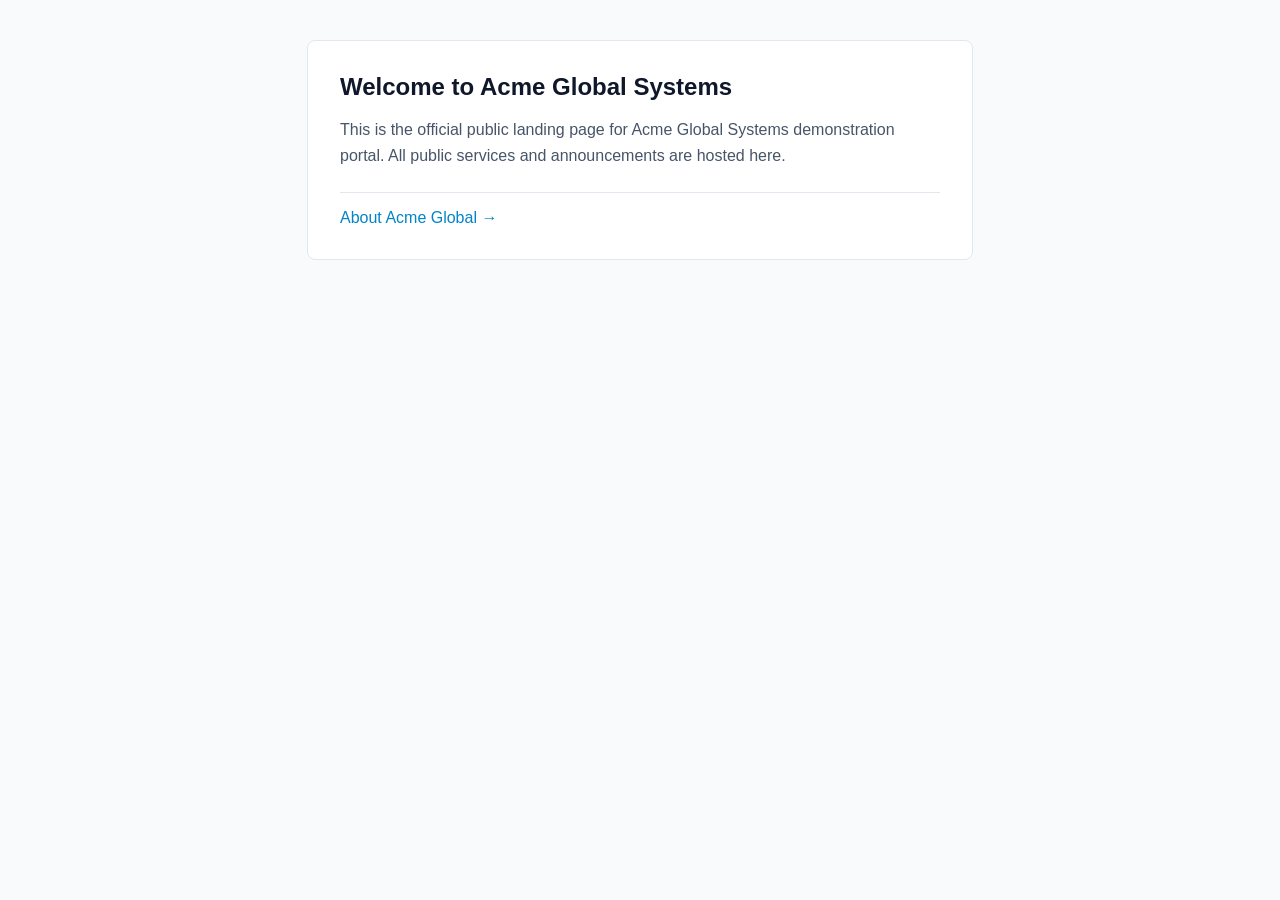
<file: Web Server Attack/fixtures/public_secure/index.html>
<!DOCTYPE html>
<html lang="en">
<head>
    <meta charset="UTF-8">
    <title>Acme Global Systems — Public Portal</title>
    <style>
        body { font-family: -apple-system, BlinkMacSystemFont, "Segoe UI", Roboto, sans-serif; margin: 40px; background: #f8fafc; color: #1e293b; }
        .container { max-width: 600px; margin: 0 auto; background: #fff; padding: 32px; border-radius: 8px; border: 1px solid #e2e8f0; }
        h1 { color: #0f172a; margin-top: 0; font-size: 24px; }
        p { line-height: 1.6; color: #475569; }
        .nav-links { margin-top: 24px; padding-top: 16px; border-top: 1px solid #e2e8f0; }
        a { color: #0284c7; text-decoration: none; font-weight: 500; }
        a:hover { text-decoration: underline; }
    </style>
</head>
<body>
    <div class="container">
        <h1>Welcome to Acme Global Systems</h1>
        <p>This is the official public landing page for Acme Global Systems demonstration portal. All public services and announcements are hosted here.</p>
        <div class="nav-links">
            <a href="about.html">About Acme Global &rarr;</a>
        </div>
    </div>
</body>
</html>
</file>
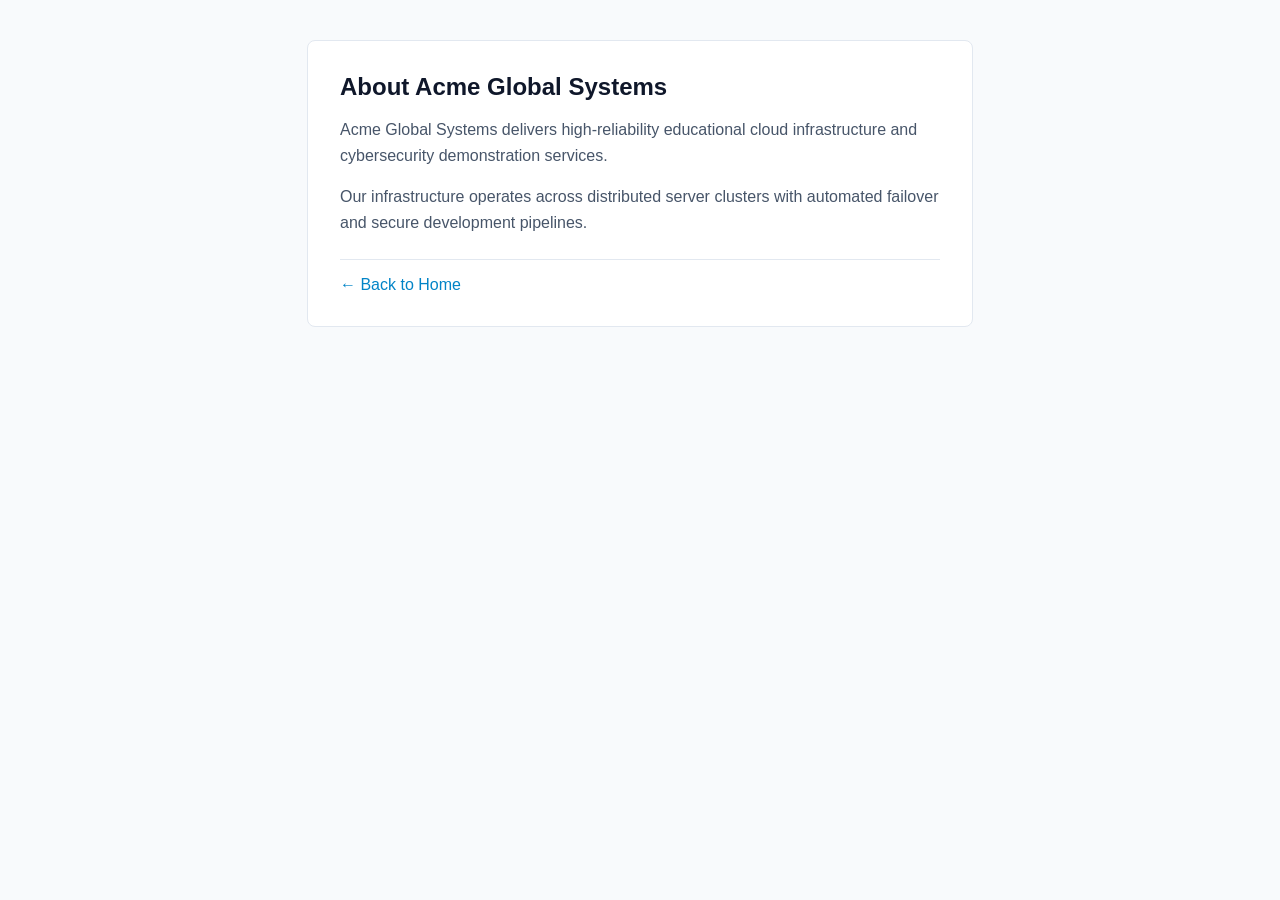
<file: Web Server Attack/fixtures/public_secure/about.html>
<!DOCTYPE html>
<html lang="en">
<head>
    <meta charset="UTF-8">
    <title>About Us — Acme Global Systems</title>
    <style>
        body { font-family: -apple-system, BlinkMacSystemFont, "Segoe UI", Roboto, sans-serif; margin: 40px; background: #f8fafc; color: #1e293b; }
        .container { max-width: 600px; margin: 0 auto; background: #fff; padding: 32px; border-radius: 8px; border: 1px solid #e2e8f0; }
        h1 { color: #0f172a; margin-top: 0; font-size: 24px; }
        p { line-height: 1.6; color: #475569; }
        .nav-links { margin-top: 24px; padding-top: 16px; border-top: 1px solid #e2e8f0; }
        a { color: #0284c7; text-decoration: none; font-weight: 500; }
        a:hover { text-decoration: underline; }
    </style>
</head>
<body>
    <div class="container">
        <h1>About Acme Global Systems</h1>
        <p>Acme Global Systems delivers high-reliability educational cloud infrastructure and cybersecurity demonstration services.</p>
        <p>Our infrastructure operates across distributed server clusters with automated failover and secure development pipelines.</p>
        <div class="nav-links">
            <a href="index.html">&larr; Back to Home</a>
        </div>
    </div>
</body>
</html>
</file>
